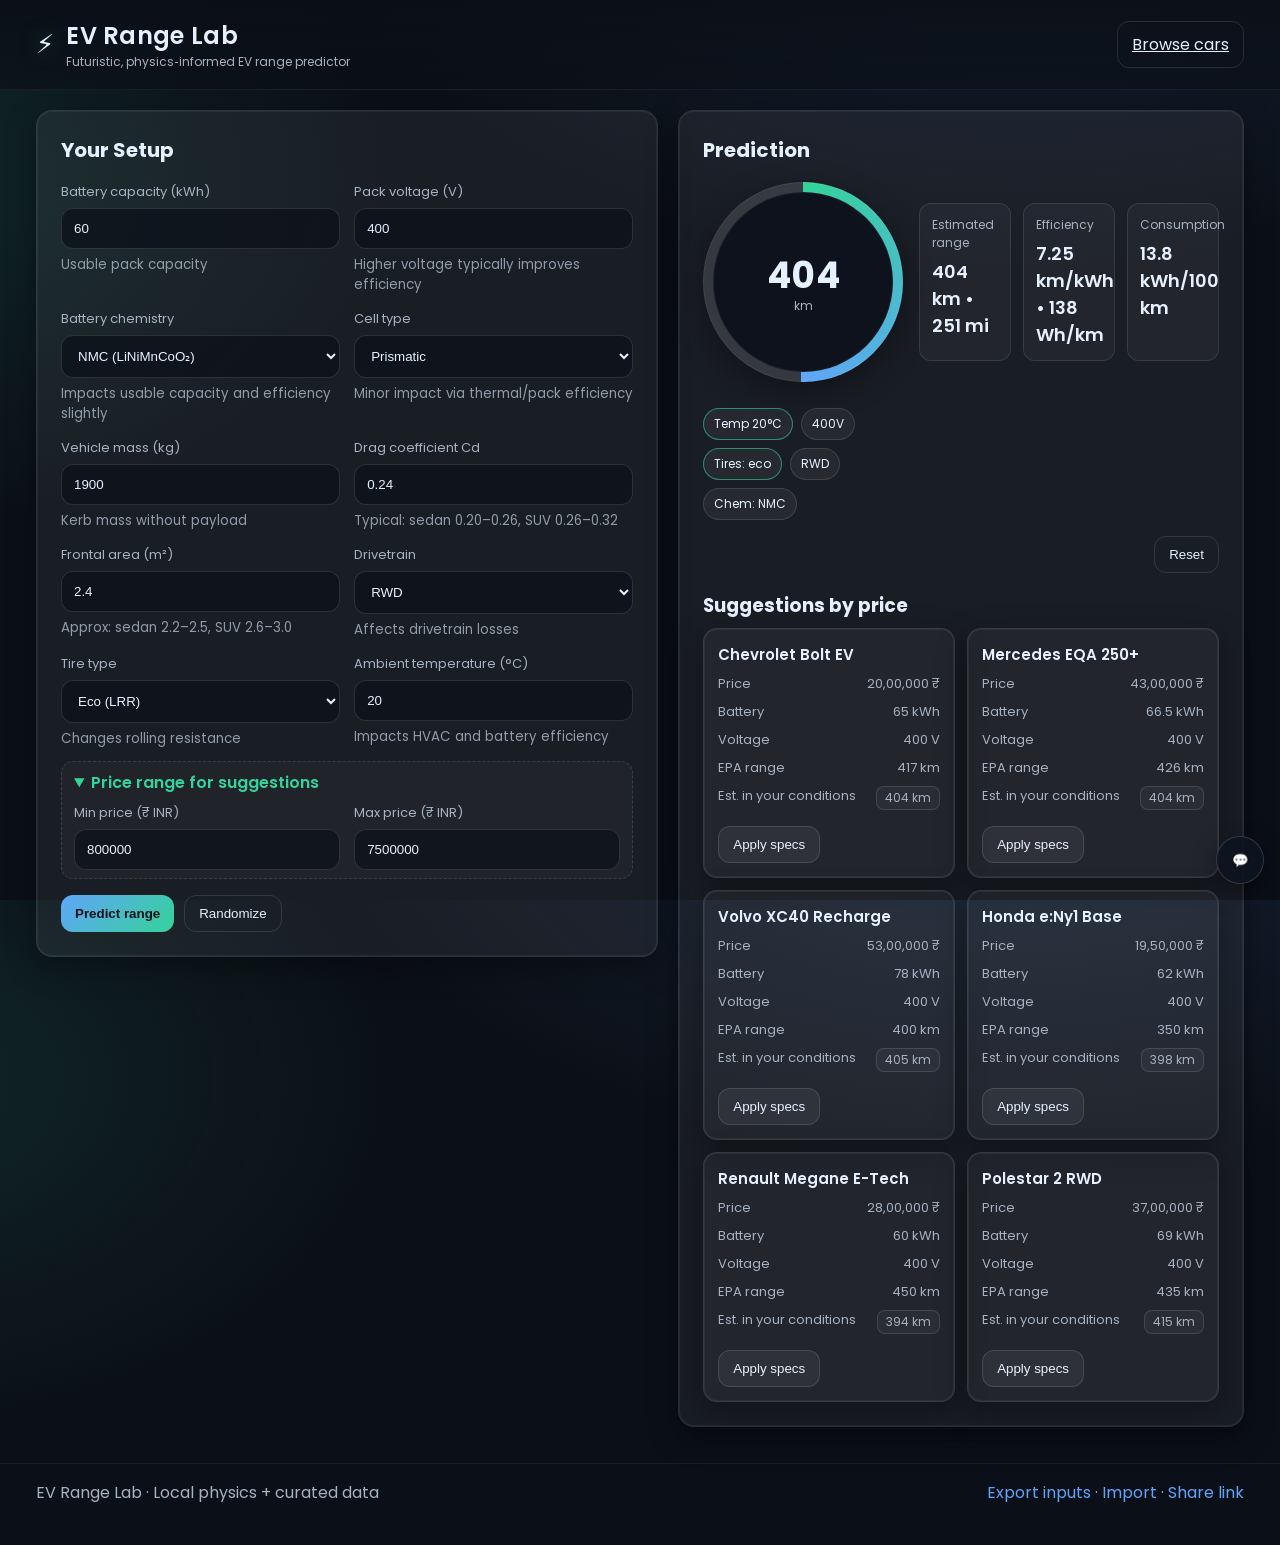
<file: index.html>
<!doctype html>
<html lang="en">
	<head>
		<meta charset="utf-8" />
		<meta name="viewport" content="width=device-width, initial-scale=1" />
		<title>EV Range Lab — Predict Your Range</title>
		<meta name="description" content="Interactive EV range prediction and vehicle suggestions based on your inputs." />
	<link rel="stylesheet" href="assets/styles.css" />
	<link rel="preconnect" href="https://fonts.googleapis.com">
	<link rel="preconnect" href="https://fonts.gstatic.com" crossorigin>
	<link href="https://fonts.googleapis.com/css2?family=Poppins:wght@300;400;600&display=swap" rel="stylesheet">
	<style>
		/* Keep old 2-column layout for suggestions on index.html */
		#suggestions {
			grid-template-columns: repeat(2, minmax(0, 1fr)) !important;
			gap: 12px !important;
			margin-top: 6px !important;
		}
		@media (max-width: 1024px) {
			#suggestions {
				grid-template-columns: 1fr !important;
			}
		}
	</style>
	</head>
	<body>
		<header class="app-header">
			<div class="brand">
				<div class="logo">⚡️</div>
				<div class="title">
					<h1>EV Range Lab</h1>
					<p>Futuristic, physics‑informed EV range predictor</p>
				</div>
			</div>
			<div class="actions">
				<a href="car.html" class="btn ghost" title="Browse and compare cars">Browse cars</a>
			</div>
		</header>

		<main class="container">
			<section class="panel panel-inputs">
				<h2>Your Setup</h2>
				<form id="rangeForm" autocomplete="on">
					<!-- 10 core features -->
					<div class="field-grid">
						<div class="field">
							<label for="capacity">Battery capacity (kWh)</label>
							<input id="capacity" name="capacity" type="number" inputmode="decimal" min="10" max="200" step="0.1" placeholder="60" required />
							<small>Usable pack capacity</small>
						</div>

						<div class="field">
							<label for="voltage">Pack voltage (V)</label>
							<input id="voltage" name="voltage" type="number" inputmode="numeric" min="250" max="900" step="10" placeholder="400" required />
							<small>Higher voltage typically improves efficiency</small>
						</div>

						<div class="field">
							<label for="chemistry">Battery chemistry</label>
							<select id="chemistry" name="chemistry" required>
								<option value="LFP">LFP (LiFePO₄)</option>
								<option value="NMC" selected>NMC (LiNiMnCoO₂)</option>
								<option value="NCA">NCA (LiNiCoAlO₂)</option>
								<option value="LTO">LTO (Li₄Ti₅O₁₂)</option>
							</select>
							<small>Impacts usable capacity and efficiency slightly</small>
						</div>

						<div class="field">
							<label for="cellType">Cell type</label>
							<select id="cellType" name="cellType" required>
								<option value="prismatic" selected>Prismatic</option>
								<option value="cylindrical">Cylindrical</option>
								<option value="pouch">Pouch</option>
							</select>
							<small>Minor impact via thermal/pack efficiency</small>
						</div>

						<div class="field">
							<label for="mass">Vehicle mass (kg)</label>
							<input id="mass" name="mass" type="number" inputmode="numeric" min="900" max="4000" step="10" placeholder="1900" required />
							<small>Kerb mass without payload</small>
						</div>

						<div class="field">
							<label for="cd">Drag coefficient Cd</label>
							<input id="cd" name="cd" type="number" inputmode="decimal" min="0.18" max="0.40" step="0.005" placeholder="0.24" required />
							<small>Typical: sedan 0.20–0.26, SUV 0.26–0.32</small>
						</div>

						<div class="field">
							<label for="frontalArea">Frontal area (m²)</label>
							<input id="frontalArea" name="frontalArea" type="number" inputmode="decimal" min="1.8" max="3.5" step="0.01" placeholder="2.4" required />
							<small>Approx: sedan 2.2–2.5, SUV 2.6–3.0</small>
						</div>

						<div class="field">
							<label for="drivetrain">Drivetrain</label>
							<select id="drivetrain" name="drivetrain" required>
								<option value="FWD">FWD</option>
								<option value="RWD" selected>RWD</option>
								<option value="AWD">AWD / 2 motors</option>
							</select>
							<small>Affects drivetrain losses</small>
						</div>

						<div class="field">
							<label for="tires">Tire type</label>
							<select id="tires" name="tires" required>
								<option value="eco" selected>Eco (LRR)</option>
								<option value="standard">Standard</option>
								<option value="performance">Performance</option>
							</select>
							<small>Changes rolling resistance</small>
						</div>

						<div class="field">
							<label for="temperature">Ambient temperature (°C)</label>
							<input id="temperature" name="temperature" type="number" inputmode="decimal" min="-30" max="50" step="1" placeholder="20" required />
							<small>Impacts HVAC and battery efficiency</small>
						</div>
					</div>

					<details class="price-box" open>
						<summary>Price range for suggestions</summary>
						<div class="field-grid price-grid">
							<div class="field">
								<label for="minPrice">Min price (₹ INR)</label>
								<input id="minPrice" name="minPrice" type="number" inputmode="numeric" min="800000" max="7500000" step="100000" placeholder="800000" />
							</div>
							<div class="field">
								<label for="maxPrice">Max price (₹ INR)</label>
								<input id="maxPrice" name="maxPrice" type="number" inputmode="numeric" min="800000" max="7500000" step="100000" placeholder="7500000" />
							</div>
						</div>
					</details>

					<div class="form-actions">
						<button type="submit" class="btn primary">Predict range</button>
						<button type="button" id="randomizeBtn" class="btn ghost">Randomize</button>
					</div>
				</form>
			</section>

			<section class="panel panel-results">
				<h2>Prediction</h2>
				<div class="results">
					<div class="gauge" id="rangeGauge" aria-label="Range gauge">
						<div class="gauge-inner">
							<div id="rangeGaugeValue">--</div>
							<div class="gauge-unit">km</div>
						</div>
					</div>

					<div class="metrics">
						<div class="metric">
							<div class="metric-label">Estimated range</div>
							<div class="metric-value"><span id="rangeKm">--</span> km • <span id="rangeMi">--</span> mi</div>
						</div>
						<div class="metric">
							<div class="metric-label">Efficiency</div>
							<div class="metric-value"><span id="effKmPerKwh">--</span> km/kWh • <span id="effWhPerKm">--</span> Wh/km</div>
						</div>
						<div class="metric">
							<div class="metric-label">Consumption</div>
							<div class="metric-value"><span id="effKwhPer100">--</span> kWh/100 km</div>
						</div>
					</div>

					<div class="badges" id="factorsBadges"></div>
				</div>

			<!-- Real-world extras removed per request -->

			<div class="form-actions" style="justify-content:flex-end; margin-top: 16px;">
				<button type="button" id="resetBtn" class="btn ghost">Reset</button>
			</div>

							<h3>Suggestions by price</h3>
					<div id="suggestions" class="suggestions-grid" aria-live="polite"></div>
			</section>
		</main>

		<!-- Assistant removed per request -->

		<footer class="app-footer">
			<div>
				<span>EV Range Lab</span> · <span>Local physics + curated data</span>
			</div>
			<div class="foot-links">
				<a href="#" id="exportLink">Export inputs</a>
				·
				<a href="#" id="importLink">Import</a>
				·
				<a href="#" id="shareLink" title="Copy a link with current inputs">Share link</a>
			</div>
		</footer>

		<script>window.CHAT_API_BASE='https://ev-range-prediction-backend.onrender.com/api/chat';</script>
		<script src="assets/app.js" defer></script>
	</body>
	</html>
</file>
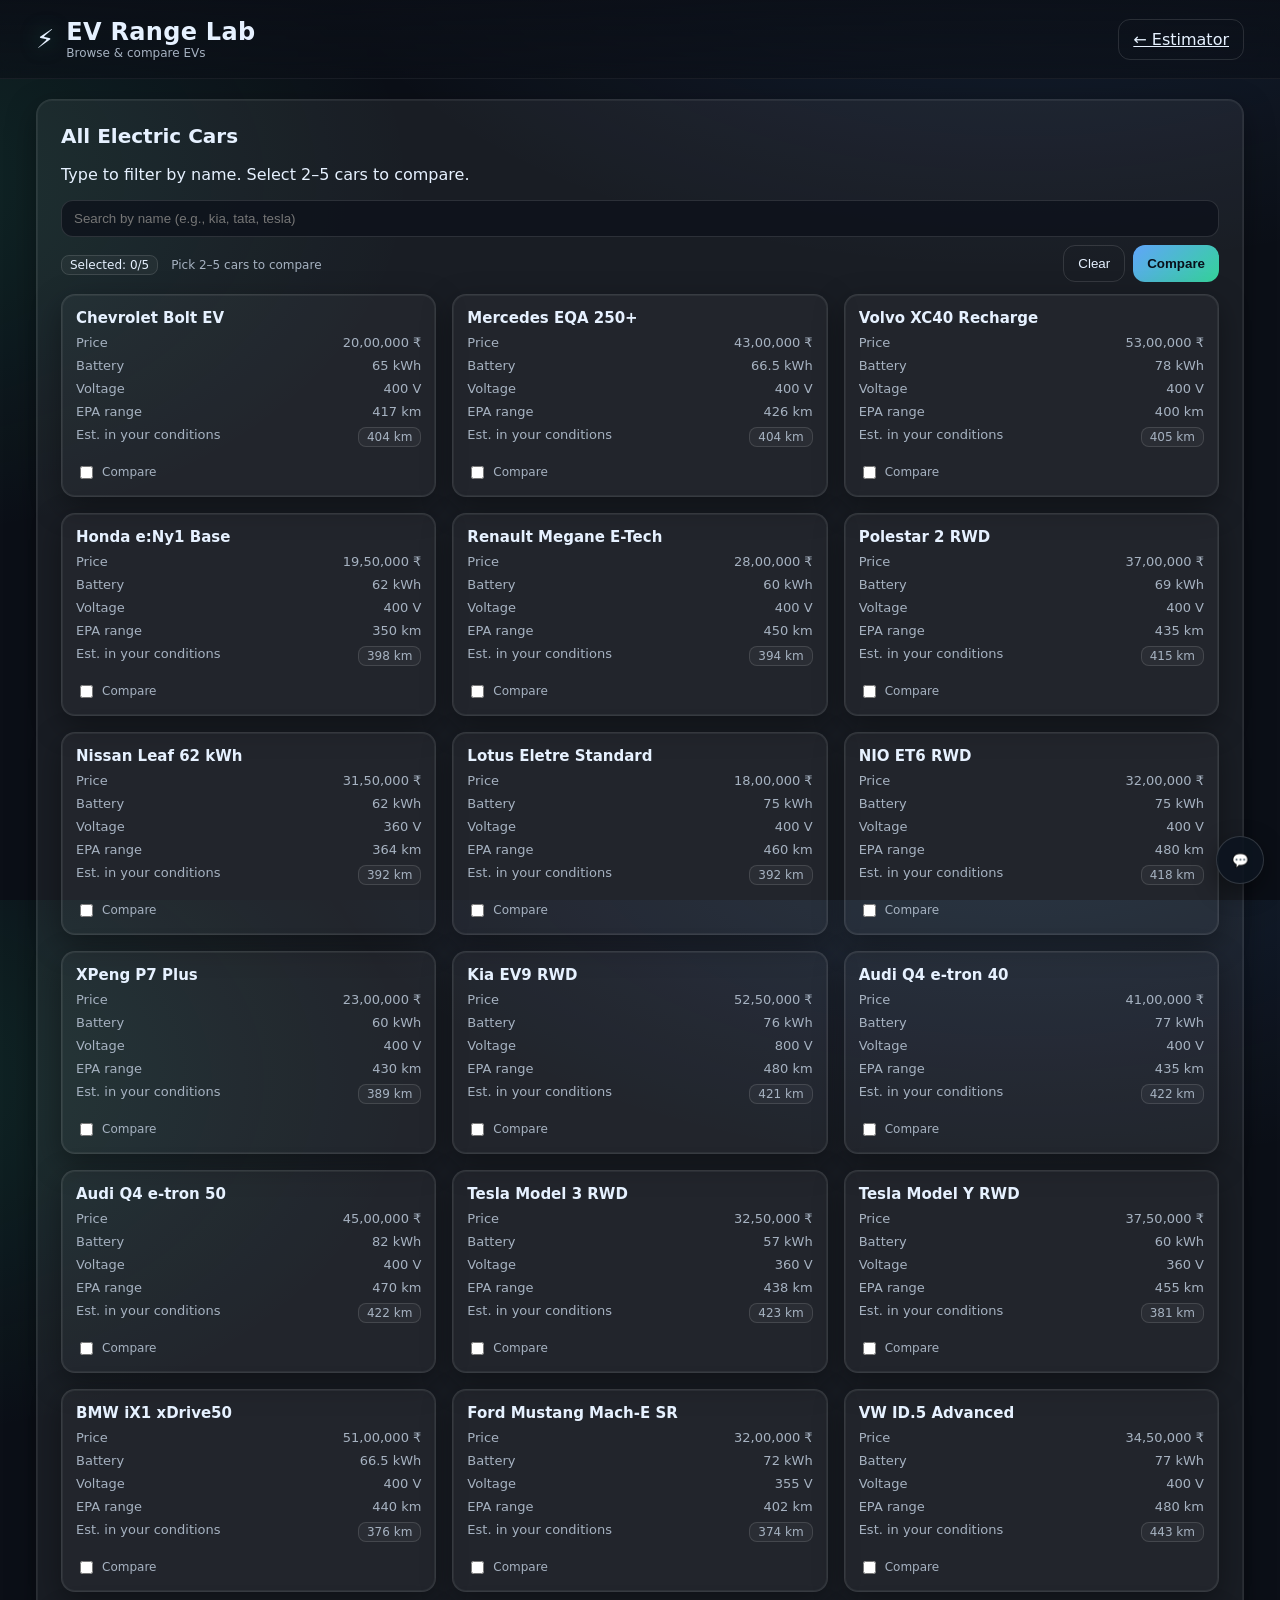
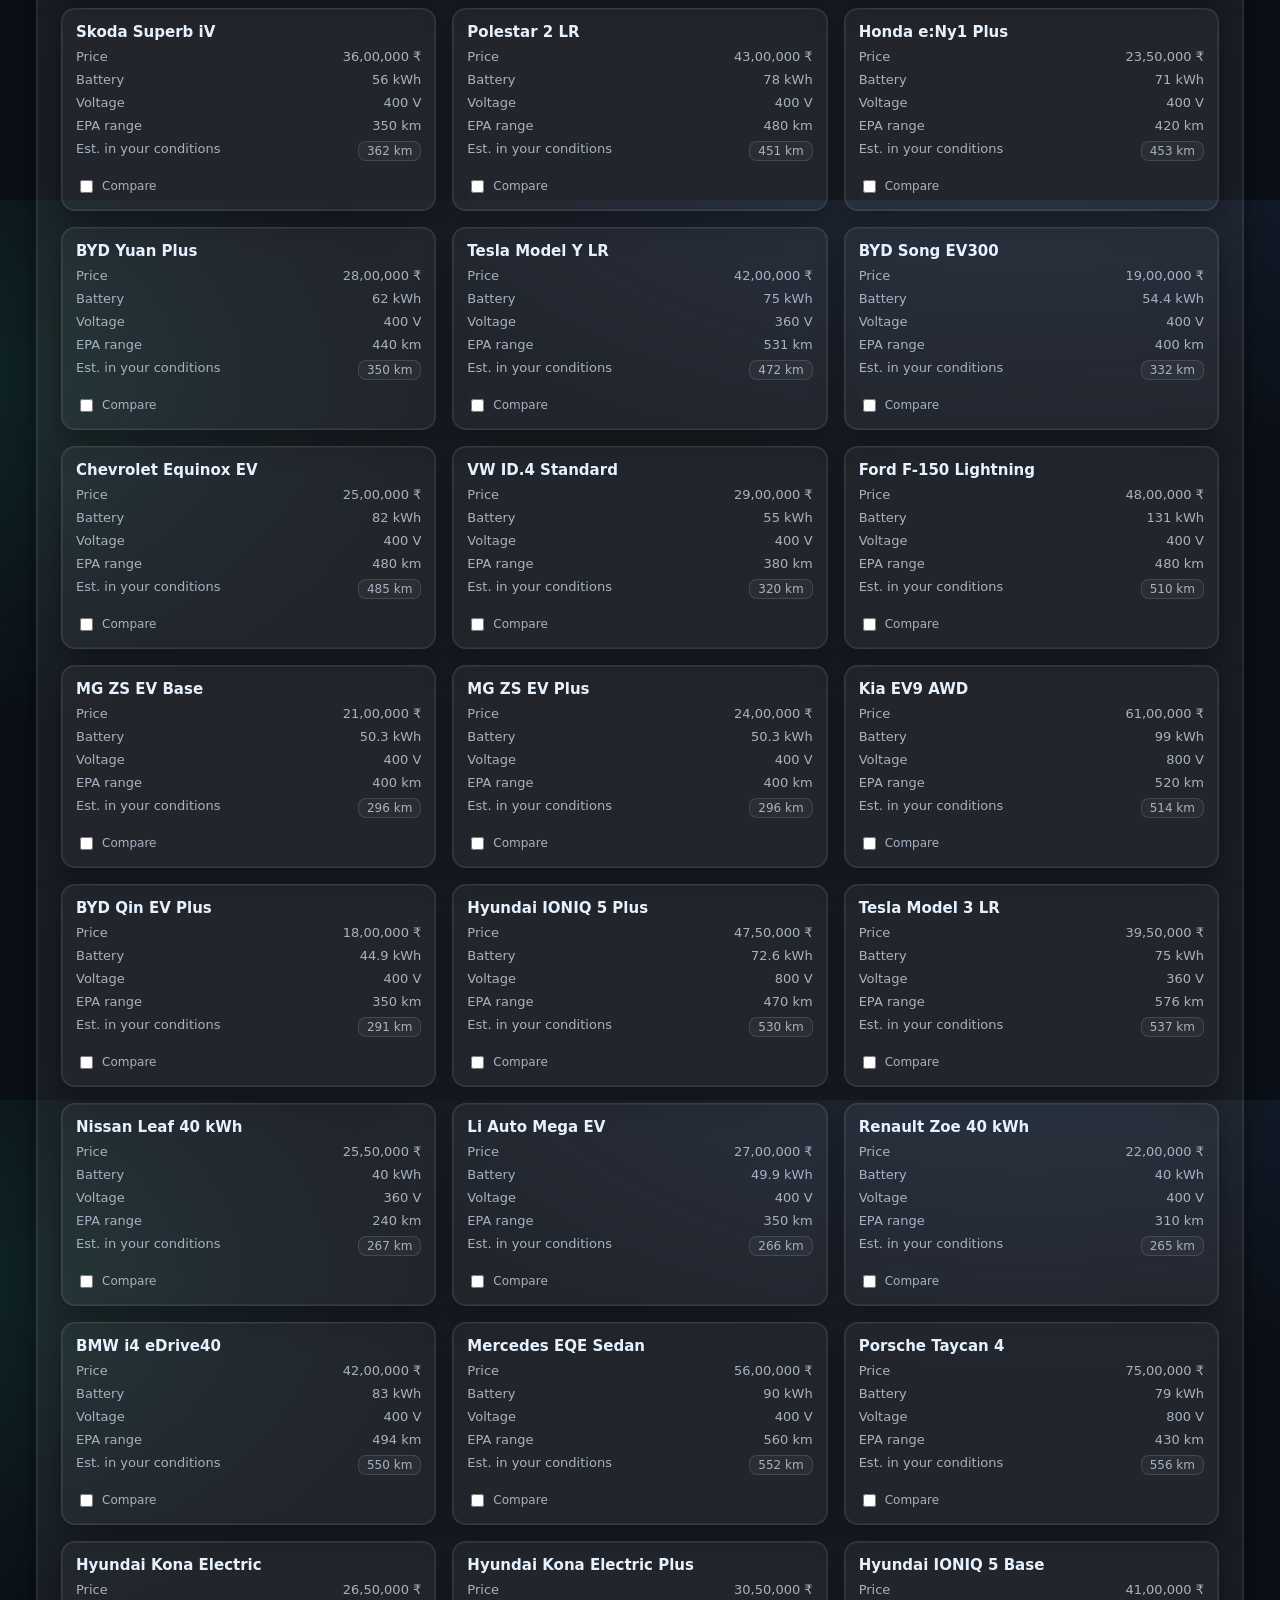
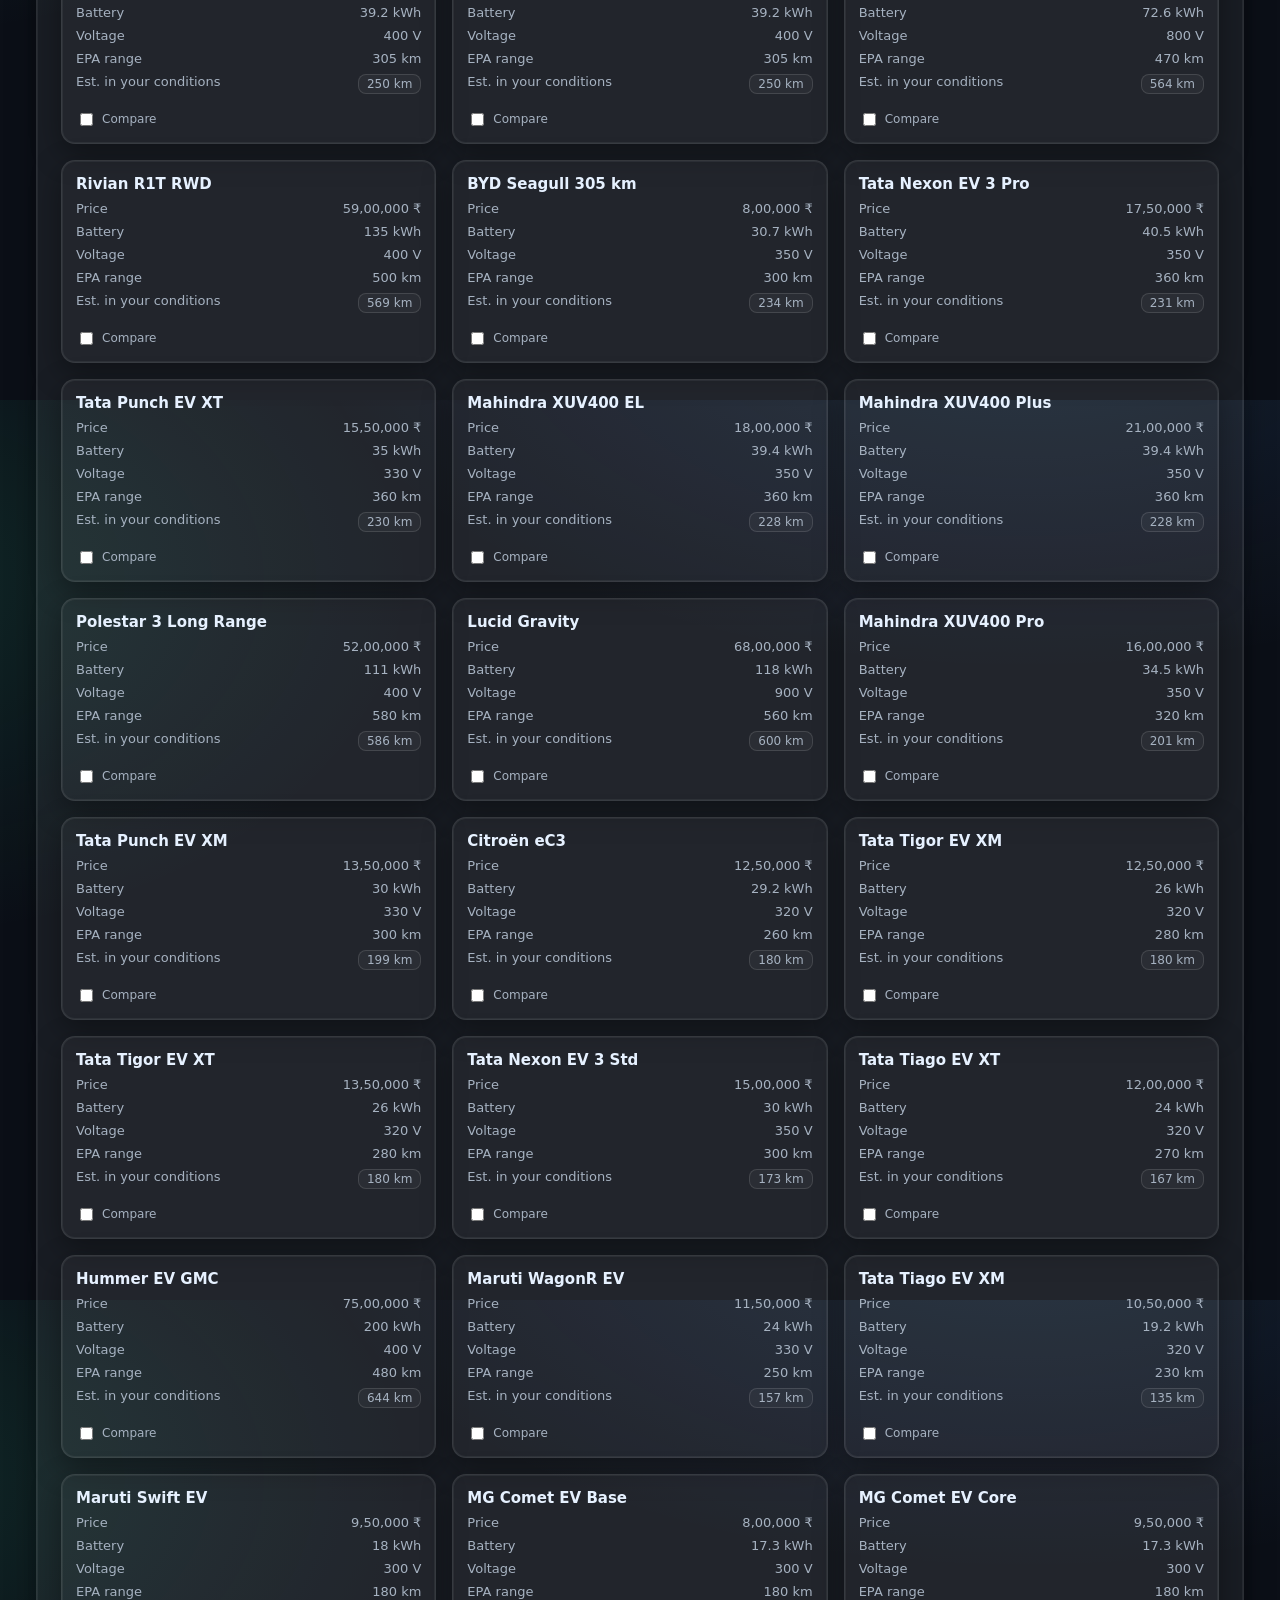
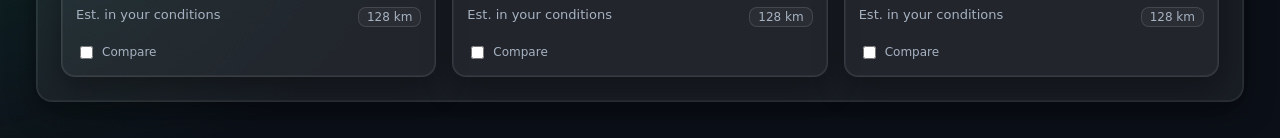
<file: car.html>
<!doctype html>
<html lang="en">
<head>
  <meta charset="utf-8" />
  <meta name="viewport" content="width=device-width, initial-scale=1" />
  <title>EV Range Lab — Cars Catalog</title>
  <link rel="stylesheet" href="assets/styles.css" />
  <meta name="description" content="Browse EVs, search by name, and compare up to 5 cars side by side." />
</head>
<body data-mode="catalog">
  <header class="app-header">
    <div class="brand">
      <div class="logo">⚡️</div>
      <div class="title">
        <h1>EV Range Lab</h1>
        <p>Browse & compare EVs</p>
      </div>
    </div>
    <div class="actions">
      <a class="btn ghost" href="index.html" title="Back to estimator">← Estimator</a>
    </div>
  </header>

  <div class="catalog-wrapper">
    <section id="compareSection" class="panel panel-compare hidden" aria-live="polite">
      <div class="compare-header">
        <h2>Compare</h2>
        <div class="compare-controls">
          <button id="hideCompareBtn" class="btn ghost">Hide</button>
        </div>
      </div>
      <div class="compare-table-wrap">
        <table id="compareTable" class="compare-table" role="table" aria-label="Vehicle comparison table">
          <!-- dynamically rendered -->
        </table>
      </div>
    </section>

    <main class="container">
      <section class="panel">
        <h2>All Electric Cars</h2>
        <p class="muted">Type to filter by name. Select 2–5 cars to compare.</p>

        <div class="searchbar">
          <input id="searchInput" type="search" placeholder="Search by name (e.g., kia, tata, tesla)" aria-label="Search car by name" />
        </div>

        <div class="compare-tray" aria-live="polite">
          <div>
            <span class="pill">Selected: <span id="compareCount">0</span>/5</span>
            <span id="compareHint" class="muted">Pick 2–5 cars to compare</span>
          </div>
          <div class="tray-actions">
            <button id="clearCompareBtn" class="btn ghost" disabled>Clear</button>
            <button id="compareBtn" class="btn primary" disabled>Compare</button>
          </div>
        </div>

        <div id="suggestions" class="suggestions-grid" aria-live="polite"></div>
      </section>
    </main>
  </div>

  <script>window.CHAT_API_BASE='https://ev-range-prediction-backend.onrender.com/api/chat';</script>
  <script src="assets/app.js" defer></script>
</body>
</html>
</file>
<file: assets/styles.css>
/* Minimal chat widget */
@keyframes pulse-dots {
  0%, 20% { content: '...'; }
  40% { content: '•••'; opacity: 0.7; }
  60% { content: '...'; opacity: 0.4; }
  100% { content: '...'; }
}
.chat-launcher { position: fixed; right: 16px; bottom: 16px; z-index: 50; border-radius: 50%; width: 48px; height: 48px; border: 1px solid rgba(255,255,255,0.15); background: rgba(13,20,32,0.9); color: var(--text); font-weight: 700; cursor: pointer; box-shadow: 0 8px 24px rgba(0,0,0,0.4); }
.chat-panel { position: fixed; right: 16px; bottom: 76px; z-index: 50; width: min(380px, 92vw); max-height: min(70vh, 640px); display: grid; grid-template-rows: auto 1fr auto; background: rgba(12,18,28,0.92); border:1px solid rgba(255,255,255,0.12); border-radius: 14px; box-shadow: 0 12px 32px rgba(0,0,0,0.5); overflow: hidden; }
.chat-panel.hidden { display: none; }
.chat-header { display:flex; align-items:center; justify-content:space-between; padding:10px 12px; border-bottom:1px solid rgba(255,255,255,0.08); }
.chat-body { padding:12px; overflow:auto; display:flex; flex-direction:column; gap:8px; background: rgba(8,12,18,0.6); }
.chat-msg { display:inline-block; max-width:85%; padding:8px 10px; border-radius:10px; font-size:13px; line-height:1.35; }
.chat-msg.user { align-self:flex-end; background: rgba(96,165,250,0.22); border:1px solid rgba(96,165,250,0.35); }
.chat-msg.bot { align-self:flex-start; background: rgba(255,255,255,0.08); border:1px solid rgba(255,255,255,0.16); }
.chat-msg.loading { animation: pulse-dots 1.4s infinite; }
.chat-input { display:flex; gap:8px; padding:10px; border-top:1px solid rgba(255,255,255,0.08); background: rgba(10,16,24,0.9); }
.chat-input input { flex:1; padding:10px 12px; border-radius:10px; border:1px solid rgba(255,255,255,0.16); background: rgba(14,20,30,0.9); color: var(--text); }
.chat-input button { padding:10px 12px; border-radius:10px; border:1px solid rgba(96,165,250,0.40); background: linear-gradient(135deg, rgba(96,165,250,0.35), rgba(32,78,125,0.6)); color: #eaf6ff; cursor:pointer; }
:root {
  --bg: #0b0f17;
  --panel: rgba(255, 255, 255, 0.06);
  --panel-strong: rgba(255, 255, 255, 0.12);
  --text: #e6f1ff;
  --muted: #a6b2c1;
  --accent: #34d399; /* emerald */
  --accent-2: #60a5fa; /* sky */
  --danger: #f87171;
  --shadow: 0 10px 30px rgba(0,0,0,0.35), inset 0 0 0 1px rgba(255,255,255,0.06);
}

* { box-sizing: border-box; }
html, body { height: 100%; }
body {
  margin: 0;
  font-family: 'Poppins', system-ui, -apple-system, Segoe UI, Roboto, Helvetica, Arial, sans-serif;
  background: radial-gradient(1200px 600px at 80% -10%, rgba(96,165,250,0.12), transparent 60%),
              radial-gradient(900px 600px at -10% 20%, rgba(52,211,153,0.12), transparent 60%),
              var(--bg);
  color: var(--text);
}

.app-header {
  display: flex; align-items: center; justify-content: space-between;
  padding: 18px clamp(16px, 3vw, 36px);
  position: sticky; top: 0; z-index: 10;
  backdrop-filter: blur(10px);
  background: linear-gradient(180deg, rgba(11,15,23,0.85), rgba(11,15,23,0.6));
  border-bottom: 1px solid rgba(255,255,255,0.06);
}
.app-header .actions { display:flex; gap:12px; flex-wrap:wrap; }
.app-header .actions .btn { white-space:nowrap; }
@media (max-width:640px){
  .app-header { flex-direction:column; align-items:flex-start; gap:12px; }
  .app-header .actions { width:100%; }
}
.brand { display: flex; gap: 12px; align-items: center; }
.brand .logo { font-size: 26px; filter: drop-shadow(0 0 10px rgba(52,211,153,0.5)); }
.brand .title h1 { margin: 0; font-size: clamp(18px, 3vw, 24px); font-weight: 600; letter-spacing: 0.3px; }
.brand .title p { margin: 0; color: var(--muted); font-size: 12px; }

.catalog-wrapper { display: flex; flex-direction: column; }

.catalog-wrapper.compare-shown { padding-bottom: 0; }

.container {
  display: grid; gap: 20px; align-items: start;
  grid-template-columns: 1fr;
  padding: 20px clamp(16px, 3vw, 36px) 36px;
}
@media (min-width: 1200px) {
  .container { grid-template-columns: 1.1fr 1fr; }
}
body[data-mode="catalog"] .container {
  grid-template-columns: 1fr;
}
@media (min-width: 1200px) {
  body[data-mode="catalog"] .container { grid-template-columns: 1fr; }
}

.panel {
  background: var(--panel);
  border: 1px solid rgba(255,255,255,0.08);
  border-radius: 16px;
  box-shadow: var(--shadow);
  padding: clamp(16px, 2.5vw, 24px);
}
.panel h2 { margin-top: 0; font-size: 20px; }
.panel h3 { margin-bottom: 8px; }

.field-grid { display: grid; grid-template-columns: repeat(2, minmax(0,1fr)); gap: 14px; }
@media (max-width: 720px) {
  .field-grid { grid-template-columns: 1fr; }
}
.field label { display: block; font-size: 13px; margin-bottom: 6px; color: var(--muted); }
.field input, .field select {
  width: 100%;
  padding: 12px 12px;
  border-radius: 12px;
  border: 1px solid rgba(255,255,255,0.12);
  background: rgba(12, 16, 26, 0.75);
  color: var(--text);
  outline: none;
  transition: border-color .15s ease, box-shadow .15s ease;
}
.field input:focus, .field select:focus {
  border-color: var(--accent-2);
  box-shadow: 0 0 0 3px rgba(96,165,250,0.20);
}
.field small { color: var(--muted); opacity: 0.85; display: block; margin-top: 6px; }

.price-box { margin-top: 12px; border-radius: 12px; background: rgba(255,255,255,0.03); padding: 8px 12px; border: 1px dashed rgba(255,255,255,0.12); }
.price-box summary { cursor: pointer; color: var(--accent); font-weight: 600; }
.price-grid { margin-top: 8px; }

.form-actions { margin-top: 16px; display: flex; gap: 10px; }
.btn { cursor: pointer; border-radius: 12px; padding: 10px 14px; border: 1px solid rgba(255,255,255,0.12); background: rgba(255,255,255,0.06); color: var(--text); }
.btn.primary { background: linear-gradient(135deg, var(--accent-2), var(--accent)); border: none; color: #08101a; font-weight: 600; }
.btn.ghost { background: transparent; }
.btn:active { transform: translateY(1px); }

.panel-results .results { display: grid; grid-template-columns: 200px 1fr; gap: 16px; align-items: center; }
@media (max-width: 720px) {
  .panel-results .results { grid-template-columns: 1fr; }
}

.gauge { width: 200px; height: 200px; border-radius: 50%; background:
  conic-gradient(var(--accent) 0deg, var(--accent-2) 120deg, rgba(255,255,255,0.12) 120deg 360deg);
  display: grid; place-items: center; position: relative; box-shadow: var(--shadow);
}
.gauge::after { content: ""; position: absolute; inset: 10px; border-radius: 50%; background: #0d121d; border: 1px solid rgba(255,255,255,0.06); }
.gauge-inner { position: relative; z-index: 1; text-align: center; }
#rangeGaugeValue { font-size: 36px; font-weight: 700; letter-spacing: 0.5px; }
.gauge-unit { color: var(--muted); margin-top: -6px; font-size: 12px; }

.metrics { display: grid; grid-template-columns: repeat(3, minmax(0,1fr)); gap: 12px; }
@media (max-width: 720px) { .metrics { grid-template-columns: 1fr; } }
.metric { background: rgba(255,255,255,0.04); border: 1px solid rgba(255,255,255,0.10); border-radius: 12px; padding: 12px; }
.extra-metrics { margin-top:14px; display:grid; grid-template-columns: repeat(auto-fit, minmax(180px,1fr)); gap:12px; }

.metric-label { color: var(--muted); font-size: 12px; margin-bottom: 6px; }
.metric-value { font-size: 18px; font-weight: 600; }

.badges { display: flex; flex-wrap: wrap; gap: 8px; margin-top: 10px; }
.badge { padding: 6px 10px; border-radius: 999px; font-size: 12px; background: rgba(255,255,255,0.06); border: 1px solid rgba(255,255,255,0.12); }
.badge.good { border-color: rgba(52,211,153,0.6); }
.badge.bad { border-color: rgba(248,113,113,0.6); }

.suggestions-grid { display: grid; grid-template-columns: repeat(auto-fill, minmax(280px, 1fr)); gap: 16px; margin-top: 12px; }
@media (max-width: 768px) { .suggestions-grid { grid-template-columns: 1fr; gap: 12px; } }
@media (min-width: 769px) and (max-width: 1024px) { .suggestions-grid { grid-template-columns: repeat(2, 1fr); } }
@media (min-width: 1400px) { .suggestions-grid { grid-template-columns: repeat(4, 1fr); } }
.card {
  background: rgba(255,255,255,0.04); border: 1px solid rgba(255,255,255,0.10); border-radius: 14px; padding: 14px;
  display: grid; gap: 8px; box-shadow: var(--shadow); transition: transform 0.2s ease, background 0.2s ease;
}
.card:hover { transform: translateY(-2px); background: rgba(255,255,255,0.06); }
.card .title { font-weight: 600; font-size: 15px; }
.kv { display: grid; grid-template-columns: 1fr auto; gap: 6px; font-size: 13px; color: var(--muted); }
.card .btnline { display: flex; gap: 8px; margin-top: 8px; flex-wrap: wrap; }
.pill { padding: 2px 8px; border-radius: 8px; border: 1px solid rgba(255,255,255,0.12); background: rgba(255,255,255,0.04); font-size: 12px; }

.searchbar { margin-top: 8px; margin-bottom: 8px; }
.searchbar input[type="search"] {
  inline-size: 100%; padding: 10px 12px; border-radius: 12px; border: 1px solid rgba(255,255,255,0.12);
  background: rgba(12, 16, 26, 0.75); color: var(--text);
}

.compare-tray { display: flex; justify-content: space-between; align-items: center; gap: 10px; margin-top: 8px; margin-bottom: 8px; }
.compare-tray .muted { color: var(--muted); font-size: 12px; margin-left: 8px; }
.compare-tray .tray-actions { display: flex; gap: 8px; }

.compare-check { display: inline-flex; align-items: center; gap: 6px; font-size: 12px; color: var(--muted); }
.compare-check input { accent-color: var(--accent-2); }

.panel-compare { width: 100%; margin: 0; padding: 20px clamp(16px, 3vw, 36px); background: #0b0f17; border: none; border-radius: 0; box-shadow: 0 -2px 10px rgba(0,0,0,0.3); order: -1; display: flex; flex-direction: column; }
.panel-compare.hidden { display: none !important; }
.compare-header { display: flex; justify-content: space-between; align-items: center; margin-bottom: 16px; }
.compare-header h2 { margin: 0; font-size: 24px; }
.compare-table-wrap { overflow-x: auto; width: 100%; }
.compare-table { border-collapse: collapse; width: 100%; background: #0b0f17; }
.compare-table th, .compare-table td { text-align: left; padding: 14px 16px; border: 1px solid rgba(255,255,255,0.15); background: #0b0f17; font-size: 14px; }
.compare-table thead th { background: #1a1f2e; font-weight: 600; color: var(--accent-2); border-color: rgba(255,255,255,0.2); }
.compare-table tbody tr:nth-child(even) { background: rgba(255,255,255,0.02); }
.compare-table .col-head { display: flex; align-items: center; justify-content: space-between; gap: 8px; }
.compare-table .remove-col { background: transparent; border: 1px solid rgba(255,255,255,0.12); color: var(--muted); border-radius: 6px; padding: 4px 8px; cursor: pointer; font-size: 12px; }
@media (max-width: 768px) {
  .compare-table { font-size: 13px; }
  .compare-table th, .compare-table td { padding: 10px 12px; }
  .compare-header { flex-direction: column; align-items: flex-start; gap: 8px; }
}

.app-footer { display: flex; justify-content: space-between; gap: 10px; color: var(--muted); padding: 16px clamp(16px, 3vw, 36px) 40px; border-top: 1px solid rgba(255,255,255,0.06); }
.app-footer a { color: var(--accent-2); text-decoration: none; }
.foot-links { white-space: nowrap; }

/* Accessibility */
:focus-visible { outline: 3px solid rgba(96,165,250,0.35); outline-offset: 3px; border-radius: 6px; }

/* Utility */
.hidden { display: none !important; }

/* Assistant styles removed */
</file>
